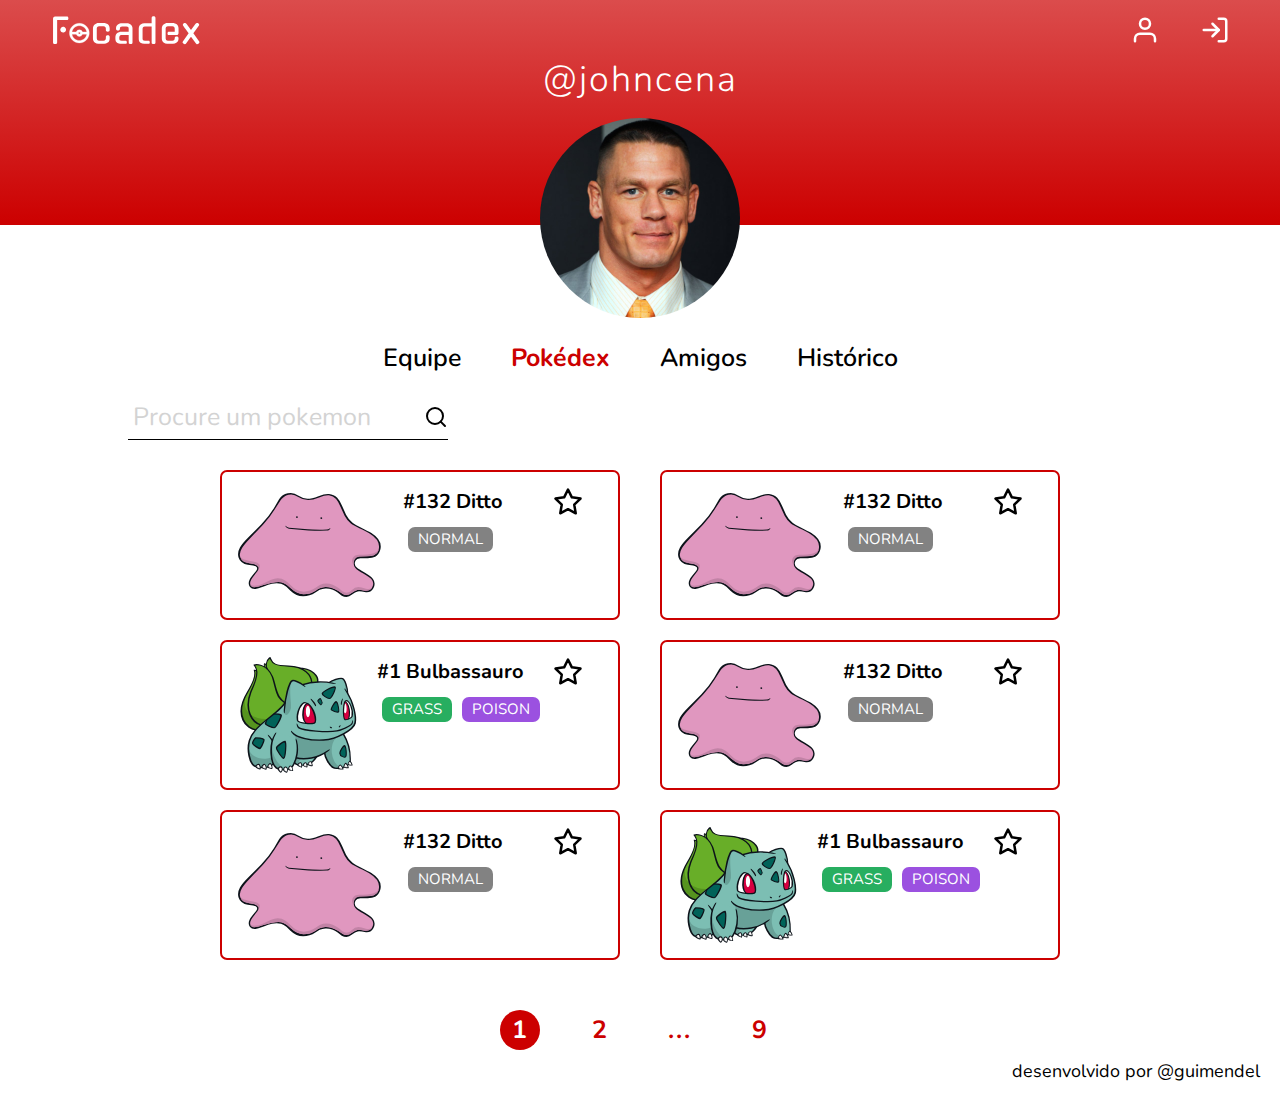
<file: index.html>
<!DOCTYPE html>
<html lang="pt-br">
    <head>
        <meta charset="UTF-8" />
        <meta name="viewport" content="width=device-width, initial-scale=1.0" />
        <title>Focadex</title>

        <!-- fonte nunito -->
        <link
            href="https://fonts.googleapis.com/css2?family=Nunito:wght@300;400;600;800&display=swap"
            rel="stylesheet"
        />

        <!-- css locais -->
        <link rel="stylesheet" href="./css/main.css" />
        <link rel="stylesheet" href="./css/header.css" />
        <link rel="stylesheet" href="./css/page-landing.css" />
        <!-- icone -->
        <link rel="icon" href="./images/zap.svg" />
    </head>
    <body>
        <div id="page-landing">
            <header>
                <div class="header-top">
                    <img src="./images/logo.svg" alt="Focadex" />

                    <div>
                        <a href="#">
                            <img src="./images/profile2.svg" alt="Seu perfil" />
                        </a>
                        <a href="#">
                            <img src="./images/login2.svg" alt="Fazer login" />
                        </a>
                    </div>
                </div>

                <div class="user-display">
                    <h1>@johncena</h1>
                    <img src="./images/johncena.jpg" alt="Sua foto" />
                    <div>
                        <a href="#">Equipe</a>
                        <a href="#" class="active">Pokédex</a>
                        <a href="#">Amigos</a>
                        <a href="#">Histórico</a>
                    </div>
                </div>
            </header>

            <main>
                <div class="search-bar">
                    <input type="text" placeholder="Procure um pokemon" />
                    <img src="./images/search.svg" />
                </div>

                <div class="pokemon-index">
                    <a href="./pokemon.html" class="pokemon-card">
                        <img src="./images/ditto.svg" alt="Imagem de ditto" />
                        <div class="pokemon-info">
                            <div>
                                <strong>#132 Ditto</strong>
                                <img src="./images/star.svg" alt="Favoritar" />
                            </div>
                            <div>
                                <span class="normal">normal</span>
                            </div>
                        </div>
                    </a>

                    <a href="./pokemon.html" class="pokemon-card">
                        <img src="./images/ditto.svg" alt="Imagem de ditto" />
                        <div class="pokemon-info">
                            <div>
                                <strong>#132 Ditto</strong>
                                <img src="./images/star.svg" alt="Favoritar" />
                            </div>
                            <div>
                                <span class="normal">normal</span>
                            </div>
                        </div>
                    </a>

                    <a href="./pokemon.html" class="pokemon-card">
                        <img
                            src="./images/bulbassauro.svg"
                            alt="Imagem de bulbassauro"
                        />
                        <div class="pokemon-info">
                            <div>
                                <strong>#1 Bulbassauro</strong>
                                <img src="./images/star.svg" alt="Favoritar" />
                            </div>
                            <div>
                                <span class="grass">grass</span>
                                <span class="poison">poison</span>
                            </div>
                        </div>
                    </a>

                    <a href="./pokemon.html" class="pokemon-card">
                        <img src="./images/ditto.svg" alt="Imagem de ditto" />
                        <div class="pokemon-info">
                            <div>
                                <strong>#132 Ditto</strong>
                                <img src="./images/star.svg" alt="Favoritar" />
                            </div>
                            <div>
                                <span class="normal">normal</span>
                            </div>
                        </div>
                    </a>

                    <a href="./pokemon.html" class="pokemon-card">
                        <img src="./images/ditto.svg" alt="Imagem de ditto" />
                        <div class="pokemon-info">
                            <div>
                                <strong>#132 Ditto</strong>
                                <img src="./images/star.svg" alt="Favoritar" />
                            </div>
                            <div>
                                <span class="normal">normal</span>
                            </div>
                        </div>
                    </a>

                    <a href="./pokemon.html" class="pokemon-card">
                        <img
                            src="./images/bulbassauro.svg"
                            alt="Imagem de bulbassauro"
                        />
                        <div class="pokemon-info">
                            <div>
                                <strong>#1 Bulbassauro</strong>
                                <img src="./images/star.svg" alt="Favoritar" />
                            </div>
                            <div>
                                <span class="grass">grass</span>
                                <span class="poison">poison</span>
                            </div>
                        </div>
                    </a>
                </div>

                <div class="page-menu">
                    <span class="active">1</span>
                    <span>2</span>
                    <span>...</span>
                    <span>9</span>
                </div>
            </main>
            <p class="credits">desenvolvido por @guimendel</p>
        </div>
    </body>
</html>
</file>
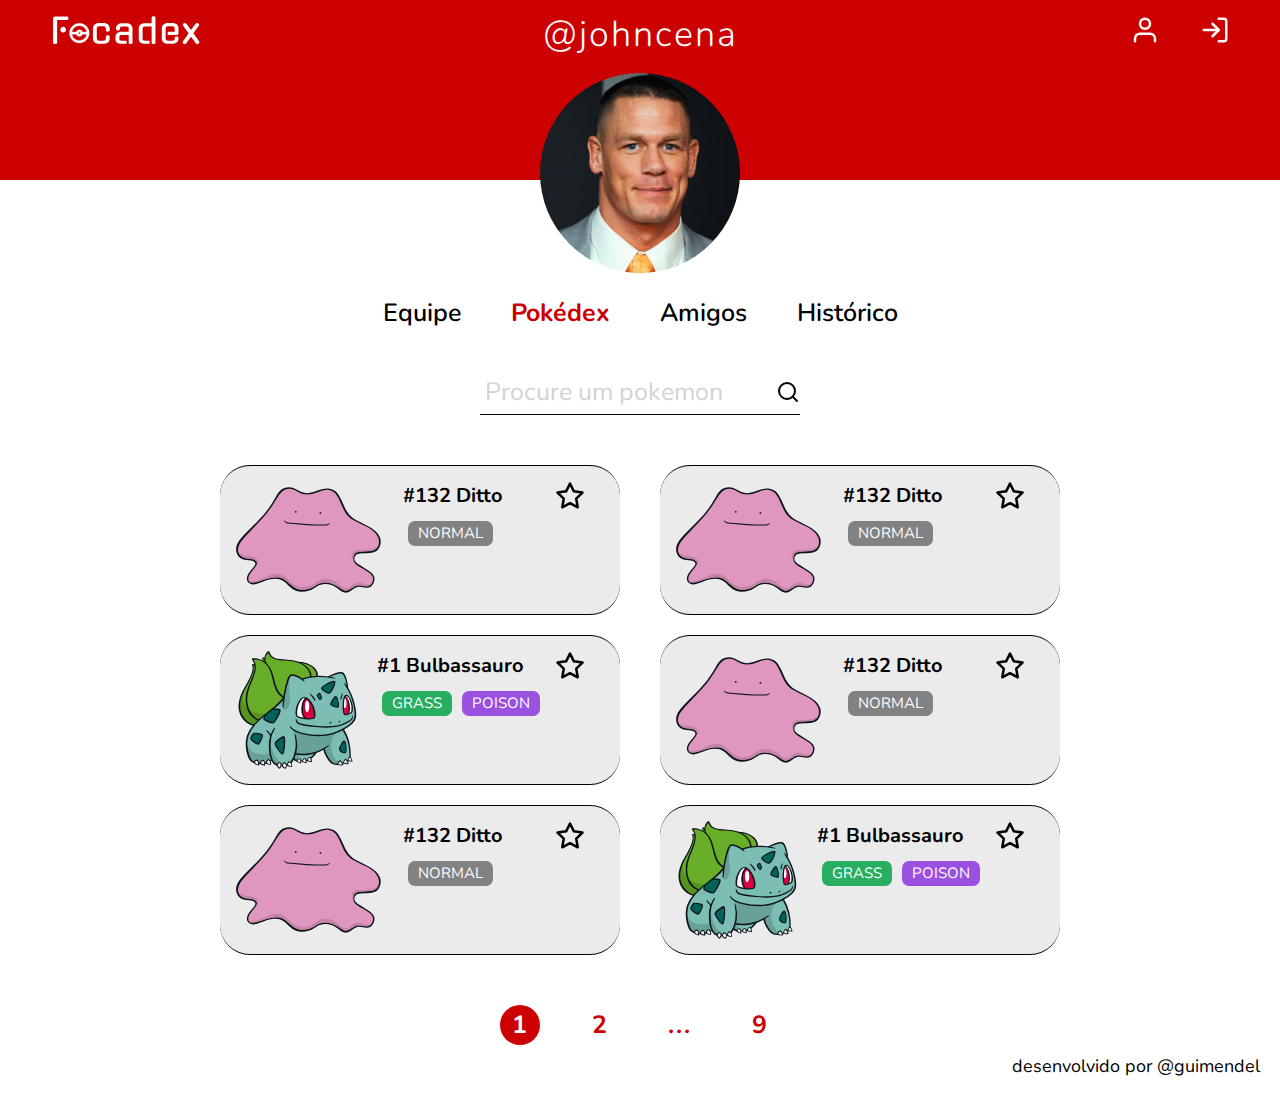
<file: index_custom.html>
<!DOCTYPE html>
<html lang="pt-br">
    <head>
        <meta charset="UTF-8" />
        <meta name="viewport" content="width=device-width, initial-scale=1.0" />
        <title>Focadex</title>

        <!-- fonte nunito -->
        <link
            href="https://fonts.googleapis.com/css2?family=Nunito:wght@300;400;600;800&display=swap"
            rel="stylesheet"
        />

        <!-- css locais -->
        <link rel="stylesheet" href="./css/main.css" />
        <link rel="stylesheet" href="./css/header_custom.css" />
        <link rel="stylesheet" href="./css/page-landing_custom.css" />
        <!-- icone -->
        <link rel="icon" href="./images/zap.svg" />
    </head>
    <body>
        <div id="page-landing">
            <header>
                <div class="header-top">
                    <img src="./images/logo.svg" alt="Focadex" />

                    <div>
                        <a href="#">
                            <img src="./images/profile2.svg" alt="Seu perfil" />
                        </a>
                        <a href="#">
                            <img src="./images/login2.svg" alt="Fazer login" />
                        </a>
                    </div>
                </div>

                <div class="user-display">
                    <h1>@johncena</h1>
                    <img src="./images/johncena.jpg" alt="Sua foto" />
                    <div>
                        <a href="#">Equipe</a>
                        <a href="#" class="active">Pokédex</a>
                        <a href="#">Amigos</a>
                        <a href="#">Histórico</a>
                    </div>
                </div>
            </header>

            <main>
                <div class="search-bar">
                    <input type="text" placeholder="Procure um pokemon" />
                    <img src="./images/search.svg" />
                </div>

                <div class="pokemon-index">
                    <a href="./pokemon.html" class="pokemon-card">
                        <img src="./images/ditto.svg" alt="Imagem de ditto" />
                        <div class="pokemon-info">
                            <div>
                                <strong>#132 Ditto</strong>
                                <img src="./images/star.svg" alt="Favoritar" />
                            </div>
                            <div>
                                <span class="normal">normal</span>
                            </div>
                        </div>
                    </a>

                    <a href="./pokemon.html" class="pokemon-card">
                        <img src="./images/ditto.svg" alt="Imagem de ditto" />
                        <div class="pokemon-info">
                            <div>
                                <strong>#132 Ditto</strong>
                                <img src="./images/star.svg" alt="Favoritar" />
                            </div>
                            <div>
                                <span class="normal">normal</span>
                            </div>
                        </div>
                    </a>

                    <a href="./pokemon.html" class="pokemon-card">
                        <img
                            src="./images/bulbassauro.svg"
                            alt="Imagem de bulbassauro"
                        />
                        <div class="pokemon-info">
                            <div>
                                <strong>#1 Bulbassauro</strong>
                                <img src="./images/star.svg" alt="Favoritar" />
                            </div>
                            <div>
                                <span class="grass">grass</span>
                                <span class="poison">poison</span>
                            </div>
                        </div>
                    </a>

                    <a href="./pokemon.html" class="pokemon-card">
                        <img src="./images/ditto.svg" alt="Imagem de ditto" />
                        <div class="pokemon-info">
                            <div>
                                <strong>#132 Ditto</strong>
                                <img src="./images/star.svg" alt="Favoritar" />
                            </div>
                            <div>
                                <span class="normal">normal</span>
                            </div>
                        </div>
                    </a>

                    <a href="./pokemon.html" class="pokemon-card">
                        <img src="./images/ditto.svg" alt="Imagem de ditto" />
                        <div class="pokemon-info">
                            <div>
                                <strong>#132 Ditto</strong>
                                <img src="./images/star.svg" alt="Favoritar" />
                            </div>
                            <div>
                                <span class="normal">normal</span>
                            </div>
                        </div>
                    </a>

                    <a href="./pokemon.html" class="pokemon-card">
                        <img
                            src="./images/bulbassauro.svg"
                            alt="Imagem de bulbassauro"
                        />
                        <div class="pokemon-info">
                            <div>
                                <strong>#1 Bulbassauro</strong>
                                <img src="./images/star.svg" alt="Favoritar" />
                            </div>
                            <div>
                                <span class="grass">grass</span>
                                <span class="poison">poison</span>
                            </div>
                        </div>
                    </a>
                </div>

                <div class="page-menu">
                    <span class="active">1</span>
                    <span>2</span>
                    <span>...</span>
                    <span>9</span>
                </div>
            </main>
            <p class="credits">desenvolvido por @guimendel</p>
        </div>
    </body>
</html>
</file>
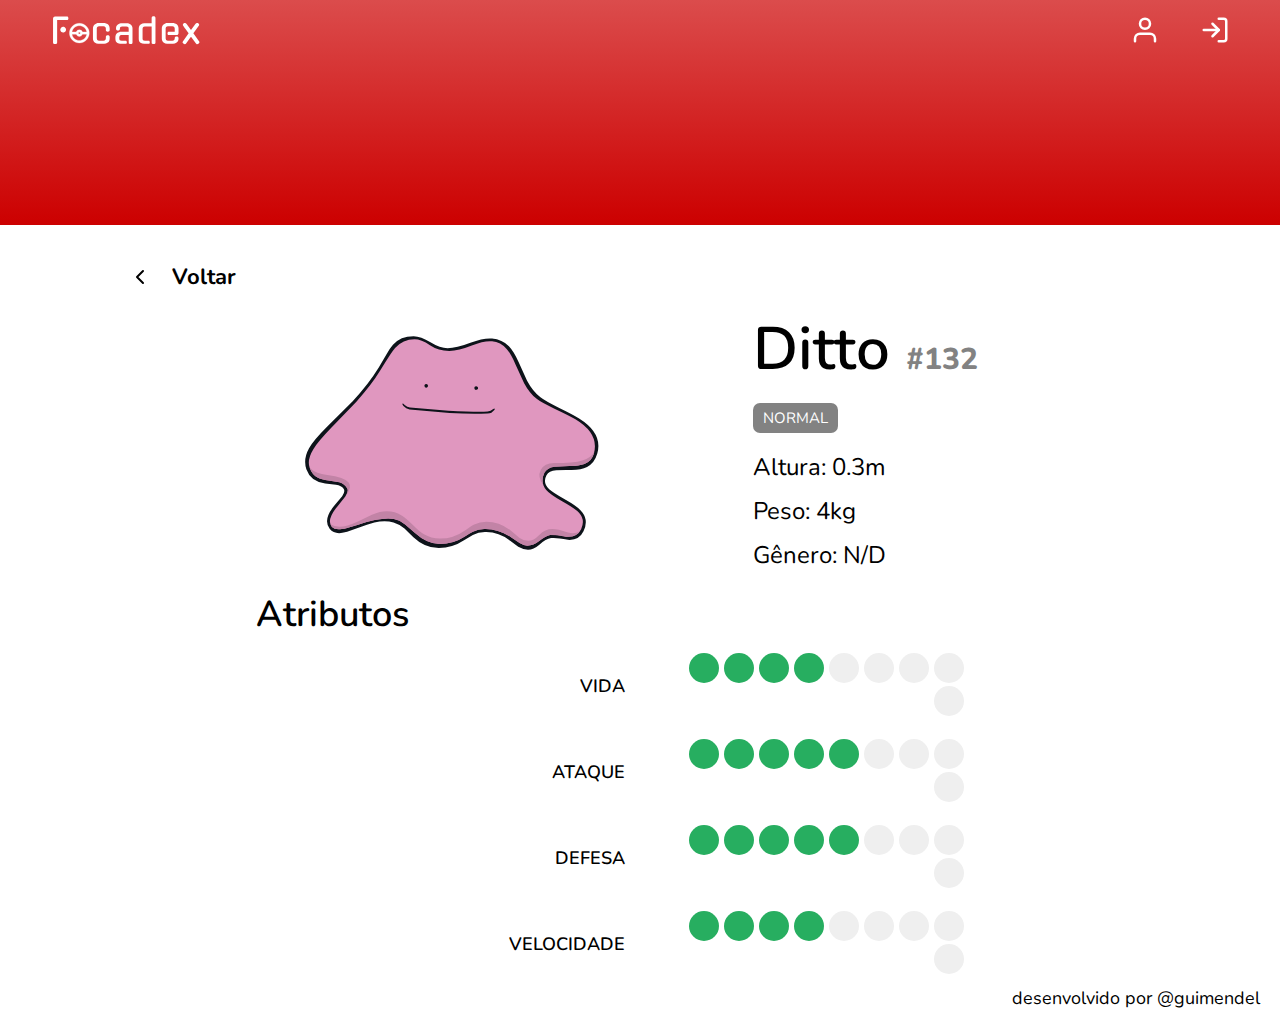
<file: pokemon.html>
<!DOCTYPE html>
<html lang="pt-br">
    <head>
        <meta charset="UTF-8" />
        <meta name="viewport" content="width=device-width, initial-scale=1.0" />
        <title>Ditto | Focadex</title>

        <!-- fonte nunito -->
        <link
            href="https://fonts.googleapis.com/css2?family=Nunito:wght@300;400;600;800&display=swap"
            rel="stylesheet"
        />

        <!-- css locais -->
        <link rel="stylesheet" href="./css/main.css" />
        <link rel="stylesheet" href="./css/header.css" />
        <link rel="stylesheet" href="./css/page-pokemon.css" />

        <!-- icone -->
        <link rel="icon" href="./images/zap.svg" />
    </head>
    <body>
        <div id="page-pokemon">
            <header>
                <div class="header-top">
                    <img src="./images/logo.svg" alt="Focadex" />

                    <div>
                        <a href="#">
                            <img src="./images/profile2.svg" alt="Seu perfil" />
                        </a>
                        <a href="#">
                            <img src="./images/login2.svg" alt="Fazer login" />
                        </a>
                    </div>
                </div>
            </header>

            <main>
                <div onclick="history.back()" class="top">
                    <img src="./images/left.svg" />
                    <strong>Voltar</strong>
                </div>
                <div class="pokemon">
                    <img src="./images/ditto.svg" alt="Imagem de ditto" />
                    <div class="pokemon-info">
                        <h1>
                            Ditto
                            <small>#132</small>
                        </h1>
                        <div>
                            <span class="normal">normal</span>
                        </div>
                        <span>Altura: 0.3m</span>
                        <span>Peso: 4kg</span>
                        <span>Gênero: N/D</span>
                    </div>
                </div>
                <div class="pokemon-attributes">
                    <h1>Atributos</h1>
                    <div>
                        <span>Vida</span>
                        <span>
                            <button class="att filled"></button>
                            <button class="att filled"></button>
                            <button class="att filled"></button>
                            <button class="att filled"></button>
                            <button class="att"></button>
                            <button class="att"></button>
                            <button class="att"></button>
                            <button class="att"></button>
                            <button class="att"></button>
                        </span>
                        <span>Ataque</span>
                        <span>
                            <button class="att filled"></button>
                            <button class="att filled"></button>
                            <button class="att filled"></button>
                            <button class="att filled"></button>
                            <button class="att filled"></button>
                            <button class="att"></button>
                            <button class="att"></button>
                            <button class="att"></button>
                            <button class="att"></button>
                        </span>
                        <span>Defesa</span>
                        <span>
                            <button class="att filled"></button>
                            <button class="att filled"></button>
                            <button class="att filled"></button>
                            <button class="att filled"></button>
                            <button class="att filled"></button>
                            <button class="att"></button>
                            <button class="att"></button>
                            <button class="att"></button>
                            <button class="att"></button>
                        </span>
                        <span>Velocidade</span>
                        <span>
                            <button class="att filled"></button>
                            <button class="att filled"></button>
                            <button class="att filled"></button>
                            <button class="att filled"></button>
                            <button class="att"></button>
                            <button class="att"></button>
                            <button class="att"></button>
                            <button class="att"></button>
                            <button class="att"></button>
                        </span>
                    </div>
                </div>
            </main>
            <p class="credits">desenvolvido por @guimendel</p>
        </div>
    </body>
</html>
</file>
<file: css/main.css>
* {
    margin: 0;
    padding: 0;
    box-sizing: border-box;
}

body {
    min-height: 100vh;
}

:root {
    font-size: 62.5%;
}

body,
input,
button,
textarea {
    font: 400 1.8rem/1 "Nunito", sans-serif;
}

main {
    padding: 0 clamp(5rem, 10vw, 10vw);

    display: flex;
    flex-direction: column;
}
main > div + div {
    margin-top: 3rem;
}

.credits {
    position: absolute;
    bottom: 2rem;
    right: 2rem;
    align-self: flex-end;
}
</file>
<file: css/header.css>
header {
    /* permitem que a imagem do usuário flutue para baixo */
    position: relative;
    margin-bottom: 17rem;

    background: linear-gradient(#db4c4c 0%, #cc0000 100%);
    height: clamp(10rem, 25vh, 40rem);
    display: flex;
    flex-direction: column;
    align-items: center;
}

/* muda a cor dos svgs do header para branco */
header [src$=".svg"] {
    filter: invert(100%) sepia(100%) saturate(0%) hue-rotate(197deg)
        brightness(104%) contrast(102%);
}

.header-top {
    width: 100%;
    display: flex;
    align-items: center;
    justify-content: space-between;
}

/* logo */
.header-top > img {
    margin: 1rem 5rem;
    width: clamp(15rem, 10vw, 40rem);
}

/* opções do usuário */
.header-top div {
    width: 10rem;
    margin: 1rem 5rem;

    display: flex;
    align-items: center;
    justify-content: space-between;
}

/* tira o underline */
.header-top div a {
    text-decoration: none;
}

/* ajusta as imagens das opções */
.header-top div img {
    margin: auto;
    width: 3rem;
}

.user-display {
    height: 35rem;

    position: absolute;
    bottom: -17rem;

    display: flex;
    flex-direction: column;
    align-items: center;
    justify-content: center;
}

.user-display h1 {
    color: white;
    font-weight: 300;
    letter-spacing: 0.2rem;
}
.user-display img {
    border-radius: 50%;
    height: 20rem;
}
.user-display div {
    display: flex;
    align-items: center;
    justify-content: center;
    flex-wrap: wrap;
    line-height: 4rem;
}
.user-display div a {
    text-decoration: none;

    padding: 0 2.5rem;

    color: black;
    font-size: 2.5rem;
    font-weight: 600;
}

.user-display div a:hover {
    color: #da4848;
}
.user-display div a.active {
    color: #cc0000;
    font-weight: bold;
}

/* coloca uma separação entre os filhos */
.user-display > * + * {
    margin-top: 2rem;
}

@media (max-width: 1055px) {
    header {
        height: 40rem;
        margin-bottom: 38rem;
    }

    .header-top {
        flex-direction: column;
    }

    .header-top > img {
        width: 30rem;
    }

    .header-top div {
        width: 14rem;
    }
    .header-top div img {
        width: 5rem;
    }
}
</file>
<file: css/page-landing.css>
#page-landing {
    position: relative;
    min-height: 100vh;
}

.search-bar {
    border-bottom: 1px solid black;

    width: clamp(25rem, 25vw, 25vw);
    display: flex;
    align-items: center;
}

.search-bar input {
    padding: 0.5rem 0.5rem;
    border: none;
    flex: 1;
    font-size: 2.5rem;
    min-width: 4rem;
}
.search-bar input::placeholder {
    color: lightgray;
}

.pokemon-index {
    display: grid;
    grid-template-columns: repeat(auto-fill, 40rem);
    gap: 2rem 4rem;
    justify-content: center;
}

.pokemon-card {
    text-decoration: none;
    color: black;

    border: 2px solid #cc0000;
    border-radius: 0.7rem;
    padding: 1.5rem;

    height: 15rem;

    display: flex;
    align-items: flex-start;
    justify-content: center;
}

.pokemon-card:hover {
    background: #fff2f2;
}

/* imagem do pokemon */
.pokemon-card img {
    height: 100%;
    max-width: 40%;
    margin-right: 2rem;
}

/* ocupa o resto do espaço */
.pokemon-info {
    flex: 1;
}

.pokemon-info div {
    display: flex;
    align-items: center;
    justify-items: center;
}

/* toma todo o espaço, a estrelinha fica so com o que precisa */
.pokemon-info div strong {
    flex: 1;
    font-size: 2rem;
}

.pokemon-info div img {
    width: 3rem;
}

/* espaço entre os elementos */
.pokemon-info div + div {
    margin-top: 1rem;
}

/* ajusta as cores das classes de pokemon */
.pokemon-info span {
    color: white;
    font-size: 1.5rem;
    padding: 0.5rem 1rem;
    border-radius: 0.7rem;
    margin: 0 0.5rem;

    text-transform: uppercase;
}
.pokemon-info span.normal {
    background: #828282;
}
.pokemon-info span.grass {
    background: #27ae60;
}
.pokemon-info span.poison {
    background: #9b51e0;
}

/* menu de páginas */
.page-menu {
    margin: 5rem 0;
    align-self: center;
    display: flex;
    align-items: center;
}

.page-menu span {
    color: #cc0000;
    font-size: 2.5rem;
    font-weight: bold;

    width: 4rem;
    height: 4rem;

    margin: 0 2rem;

    display: flex;
    align-items: center;
    justify-content: center;

    letter-spacing: 0.2rem;

    cursor: pointer;
}
.page-menu span.active {
    background: #cc0000;
    color: white;
    border-radius: 50%;
}

/* mobile */
@media (max-width: 1055px) {
    .user-display {
        bottom: -27rem;
    }

    .user-display div {
        flex-direction: column;
    }

    .user-display div a {
        line-height: 6rem;
        font-size: 3rem;
    }

    .search-bar {
        width: 100%;
    }

    .pokemon-index {
        grid-template-columns: repeat(auto-fill, 30rem);
    }
}
</file>
<file: css/header_custom.css>
header {
    /* permitem que a imagem do usuário flutue para baixo */
    position: relative;
    margin-bottom: 17rem;

    background: #cc0000;
    height: clamp(10rem, 20vh, 40rem);
    display: flex;
    flex-direction: column;
    align-items: center;
}

/* muda a cor dos svgs do header para branco */
header [src$=".svg"] {
    filter: invert(100%) sepia(100%) saturate(0%) hue-rotate(197deg)
        brightness(104%) contrast(102%);
}

.header-top {
    width: 100%;
    display: flex;
    align-items: center;
    justify-content: space-between;
}

/* logo */
.header-top > img {
    margin: 1rem 5rem;
    width: clamp(15rem, 10vw, 40rem);
}

/* opções do usuário */
.header-top div {
    width: 10rem;
    margin: 1rem 5rem;

    display: flex;
    align-items: center;
    justify-content: space-between;
}

/* tira o underline */
.header-top div a {
    text-decoration: none;
}

/* ajusta as imagens das opções */
.header-top div img {
    margin: auto;
    width: 3rem;
}

.user-display {
    height: 35rem;

    position: absolute;
    bottom: -17rem;

    display: flex;
    flex-direction: column;
    align-items: center;
    justify-content: center;
}

.user-display h1 {
    color: white;
    font-weight: 300;
    letter-spacing: 0.2rem;
}
.user-display img {
    border-radius: 50%;
    height: 20rem;
}
.user-display div {
    display: flex;
    align-items: center;
    justify-content: center;
    flex-wrap: wrap;
    line-height: 4rem;
}
.user-display div a {
    text-decoration: none;

    padding: 0 2.5rem;

    color: black;
    font-size: 2.5rem;
    font-weight: 600;
}

.user-display div a:hover {
    color: #da4848;
}
.user-display div a.active {
    color: #cc0000;
    font-weight: bold;
}

/* coloca uma separação entre os filhos */
.user-display > * + * {
    margin-top: 2rem;
}

@media (max-width: 1055px) {
    header {
        height: 40rem;
        margin-bottom: 38rem;
    }

    .header-top {
        flex-direction: column;
    }

    .header-top > img {
        width: 30rem;
    }

    .header-top div {
        width: 14rem;
    }
    .header-top div img {
        width: 5rem;
    }
}
</file>
<file: css/page-landing_custom.css>
#page-landing {
    position: relative;
    min-height: 100vh;
}

.search-bar {
    align-self: center;
    margin: 2rem 0;
    
    border-bottom: 1px solid black;

    width: clamp(25rem, 25vw, 25vw);
    display: flex;
    align-items: center;
}

.search-bar input {
    padding: 0.5rem 0.5rem;
    border: none;
    flex: 1;
    font-size: 2.5rem;
    min-width: 4rem;
}
.search-bar input::placeholder {
    color: lightgray;
}

.pokemon-index {
    display: grid;
    grid-template-columns: repeat(auto-fill, 40rem);
    gap: 2rem 4rem;
    justify-content: center;
}

.pokemon-card {
    text-decoration: none;
    color: black;

    background: #ebebeb;
    border: solid black;
    border-width: 1.5px 0 1.5px 0;
    border-radius: 3rem;
    padding: 1.5rem;

    height: 15rem;

    display: flex;
    align-items: flex-start;
    justify-content: center;
}

.pokemon-card:hover {
    background: #fff2f2;
}

/* imagem do pokemon */
.pokemon-card img {
    height: 100%;
    max-width: 40%;
    margin-right: 2rem;
}

/* ocupa o resto do espaço */
.pokemon-info {
    flex: 1;
}

.pokemon-info div {
    display: flex;
    align-items: center;
    justify-items: center;
}

/* toma todo o espaço, a estrelinha fica so com o que precisa */
.pokemon-info div strong {
    flex: 1;
    font-size: 2rem;
}

.pokemon-info div img {
    width: 3rem;
}

/* espaço entre os elementos */
.pokemon-info div + div {
    margin-top: 1rem;
}

/* ajusta as cores das classes de pokemon */
.pokemon-info span {
    color: white;
    font-size: 1.5rem;
    padding: 0.5rem 1rem;
    border-radius: 0.7rem;
    margin: 0 0.5rem;

    text-transform: uppercase;
}
.pokemon-info span.normal {
    background: #828282;
}
.pokemon-info span.grass {
    background: #27ae60;
}
.pokemon-info span.poison {
    background: #9b51e0;
}

/* menu de páginas */
.page-menu {
    margin: 5rem 0;
    align-self: center;
    display: flex;
    align-items: center;
}

.page-menu span {
    color: #cc0000;
    font-size: 2.5rem;
    font-weight: bold;

    width: 4rem;
    height: 4rem;

    margin: 0 2rem;

    display: flex;
    align-items: center;
    justify-content: center;

    letter-spacing: 0.2rem;

    cursor: pointer;
}
.page-menu span.active {
    background: #cc0000;
    color: white;
    border-radius: 50%;
}

/* mobile */
@media (max-width: 1055px) {
    .user-display {
        bottom: -27rem;
    }

    .user-display div {
        flex-direction: column;
    }

    .user-display div a {
        line-height: 6rem;
        font-size: 3rem;
    }

    .search-bar {
        width: 100%;
    }

    .pokemon-index {
        grid-template-columns: repeat(auto-fill, 30rem);
    }
}
</file>
<file: css/page-pokemon.css>
#page-pokemon {
    position: relative;
    min-height: 100vh;
}

header {
    margin-bottom: 4rem;
}

.top {
    display: flex;
    align-items: center;
    font-size: 2.2rem;

    width: min-content;

    cursor: pointer;
}

.top * + * {
    margin-left: 2rem;
}

.pokemon {
    display: flex;
    align-items: center;
    justify-content: center;
}

.pokemon img {
    width: 30rem;
    margin-right: 15rem;
}

.pokemon-info {
    display: flex;
    max-width: 50rem;
    flex-direction: column;

    font-size: 2.4rem;
}

.pokemon-info > * + * {
    margin-top: 2rem;
}

/* Nome do pokemon */
.pokemon-info h1 {
    font-size: 6rem;
    font-weight: 600;
}
.pokemon-info h1 small {
    font-size: 3rem;
    color: #828282;
    font-weight: 800;
}

/* Classes do pokemon */
.pokemon-info div {
    line-height: 3.3rem;
}
.pokemon-info div span {
    color: white;
    font-size: 1.5rem;
    padding: 0.5rem 1rem;
    border-radius: 0.7rem;
    margin-right: 2rem;

    text-transform: uppercase;
}
.pokemon-info div span.normal {
    background: #828282;
}
.pokemon-info div span.grass {
    background: #27ae60;
}
.pokemon-info div span.poison {
    background: #9b51e0;
}

.pokemon-attributes {
    align-self: center;
    margin-bottom: 5rem;
}

.pokemon-attributes h1 {
    font-weight: 600;
    margin-bottom: 2rem;
}

.pokemon-attributes div {
    display: grid;
    grid-template-columns: 30.85rem 30.85rem;
    align-items: center;
    justify-content: center;

    width: 60vw;

    gap: 2rem 3rem;

    text-transform: uppercase;
    font-weight: 600;

    text-align: end;
}

.att {
    width: 3rem;
    height: 3rem;

    border: none;

    outline: none;

    border-radius: 50%;
}

.att.filled {
    background: #27ae60;
}

@media (max-width: 1055px) {
    .top {
        align-self: center;
    }
    
    .pokemon {
        flex-direction: column;
    }

    .pokemon img {
        width: clamp(20rem, 30vw, 30vw);
        margin: 5rem 0;
    }

    .pokemon-info h1 {
        display: flex;
        flex-direction: column;
    }

    .pokemon-info {
        align-items: center;
    }
    
    .pokemon-attributes h1 {
        text-align: center;
    }

    .pokemon-attributes div {
        grid-template-columns: 30.85rem;
    }

}
</file>
